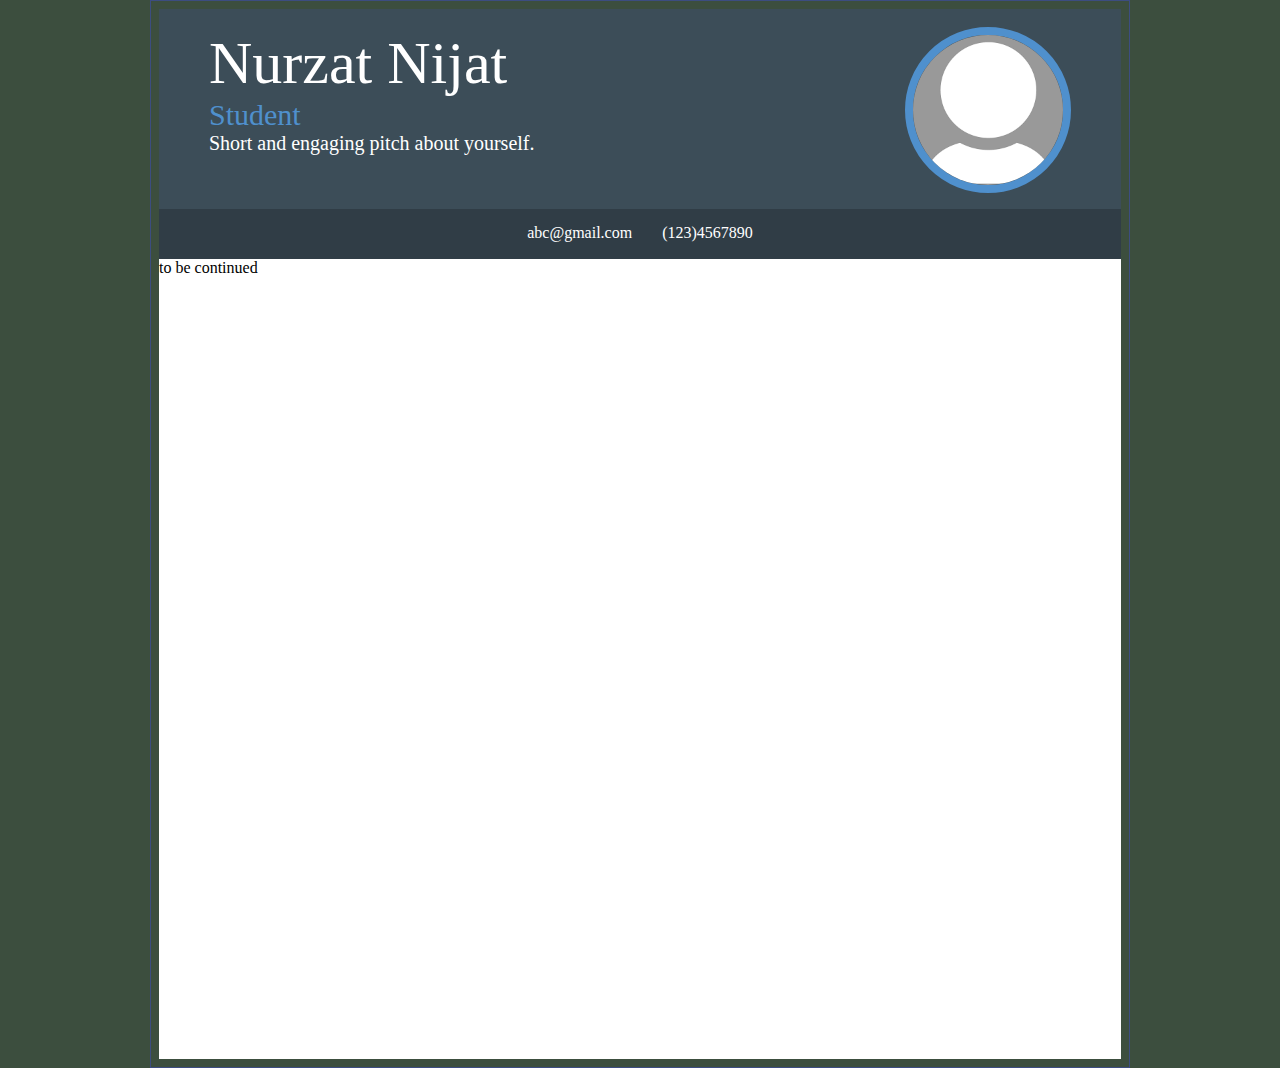
<file: src/resume.html>
<!DOCTYPE html>
<html lang="en">
  <head>
    <meta charset="UTF-8" />
    <meta name="viewport" content="width=device-width, initial-scale=1.0" />
    <meta http-equiv="X-UA-Compatible" content="ie=edge" />
    <link rel="stylesheet" href="./resume-style.css" />
    <title>My Resume (Nurzat Nijat)</title>
  </head>
  <body>
    <header>
      <div class="header_main">
        <div id="name" class="side_width">Nurzat Nijat</div>
        <div id="title" class="side_width">Student</div>
        <div id="summary" class="side_width">
          Short and engaging pitch about yourself.
        </div>
        <img
          id="photo"
          src="[data-uri]"
          alt="Happy Face"
          class="side_width"
        />
      </div>
      <div id="contact">
        <div class=contact_container>
          <div id="contact_email" class="contact_text inline">abc@gmail.com</div>
          <div id="contact_phone" class="contact_text inline">(123)4567890</div>
        </div>
      </div>
    </header>
    <main>
        <div>to be continued</div>
    </main>
  </body>
</html>
</file>
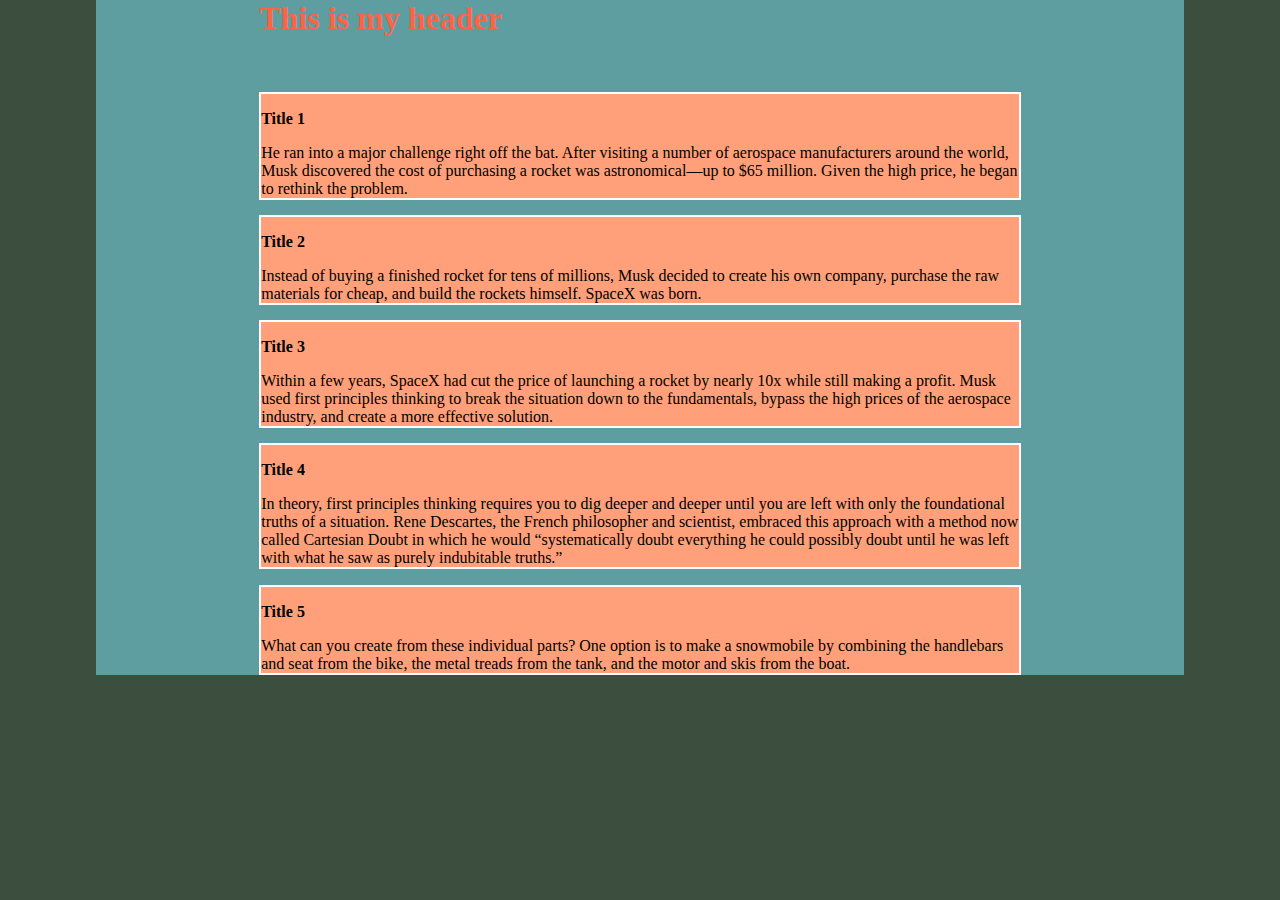
<file: src/blog/blog.html>
<!DOCTYPE html>
<html lang="en">
  <head>
    <meta charset="UTF-8" />
    <meta name="viewport" content="width=device-width, initial-scale=1.0" />
    <meta http-equiv="X-UA-Compatible" content="ie=edge" />
    <link rel="stylesheet" href="./blog_style.css" />
    <title>CSS blog</title>
  </head>
  <body>
    <header><h1>This is my header</h1></header>

    <main>
      <article>
        <h3>Title 1</h3>
        He ran into a major challenge right off the bat. After visiting a number
        of aerospace manufacturers around the world, Musk discovered the cost of
        purchasing a rocket was astronomical—up to $65 million. Given the high
        price, he began to rethink the problem.
      </article>
      <article>
        <h3>Title 2</h3>
        Instead of buying a finished rocket for tens of millions, Musk decided
        to create his own company, purchase the raw materials for cheap, and
        build the rockets himself. SpaceX was born.
      </article>
      <article>
        <h3>Title 3</h3>
        Within a few years, SpaceX had cut the price of launching a rocket by
        nearly 10x while still making a profit. Musk used first principles
        thinking to break the situation down to the fundamentals, bypass the
        high prices of the aerospace industry, and create a more effective
        solution.
      </article>
      <article>
        <h3>Title 4</h3>
        In theory, first principles thinking requires you to dig deeper and
        deeper until you are left with only the foundational truths of a
        situation. Rene Descartes, the French philosopher and scientist,
        embraced this approach with a method now called Cartesian Doubt in which
        he would “systematically doubt everything he could possibly doubt until
        he was left with what he saw as purely indubitable truths.”
      </article>
      <article>
        <h3>Title 5</h3>
        What can you create from these individual parts? One option is to make a
        snowmobile by combining the handlebars and seat from the bike, the metal
        treads from the tank, and the motor and skis from the boat.
      </article>
    </main>
  </body>
</html>
</file>
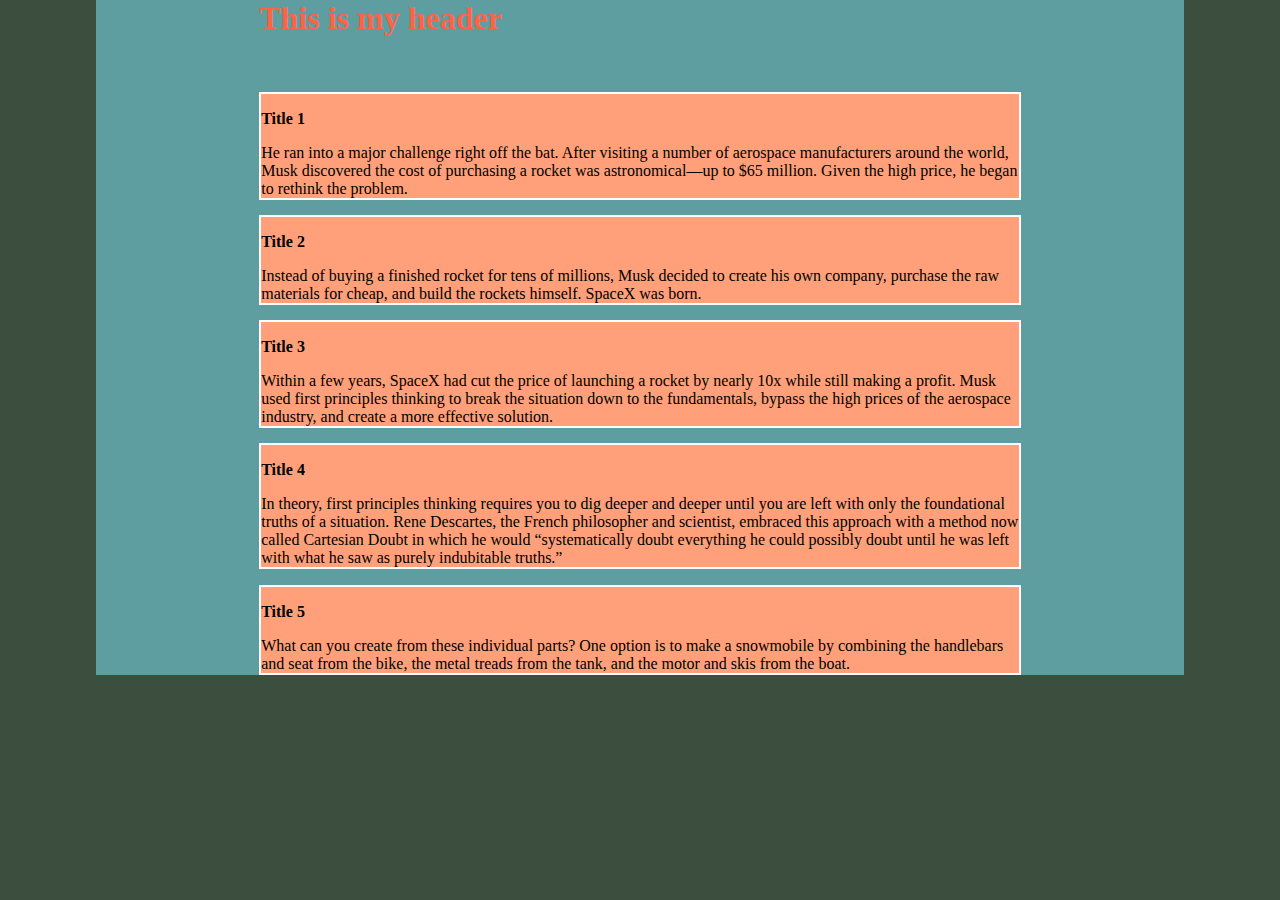
<file: MYPORTFOLIO/src/blog/blog.html>
<!DOCTYPE html>
<html lang="en">
  <head>
    <meta charset="UTF-8" />
    <meta name="viewport" content="width=device-width, initial-scale=1.0" />
    <meta http-equiv="X-UA-Compatible" content="ie=edge" />
    <link rel="stylesheet" href="./style.css" />
    <title>CSS blog</title>
  </head>
  <body>
    <header><h1>This is my header</h1></header>

    <main>
      <article>
        <h3>Title 1</h3>
        He ran into a major challenge right off the bat. After visiting a number
        of aerospace manufacturers around the world, Musk discovered the cost of
        purchasing a rocket was astronomical—up to $65 million. Given the high
        price, he began to rethink the problem.
      </article>
      <article>
        <h3>Title 2</h3>
        Instead of buying a finished rocket for tens of millions, Musk decided
        to create his own company, purchase the raw materials for cheap, and
        build the rockets himself. SpaceX was born.
      </article>
      <article>
        <h3>Title 3</h3>
        Within a few years, SpaceX had cut the price of launching a rocket by
        nearly 10x while still making a profit. Musk used first principles
        thinking to break the situation down to the fundamentals, bypass the
        high prices of the aerospace industry, and create a more effective
        solution.
      </article>
      <article>
        <h3>Title 4</h3>
        In theory, first principles thinking requires you to dig deeper and
        deeper until you are left with only the foundational truths of a
        situation. Rene Descartes, the French philosopher and scientist,
        embraced this approach with a method now called Cartesian Doubt in which
        he would “systematically doubt everything he could possibly doubt until
        he was left with what he saw as purely indubitable truths.”
      </article>
      <article>
        <h3>Title 5</h3>
        What can you create from these individual parts? One option is to make a
        snowmobile by combining the handlebars and seat from the bike, the metal
        treads from the tank, and the motor and skis from the boat.
      </article>
    </main>
  </body>
</html>
</file>
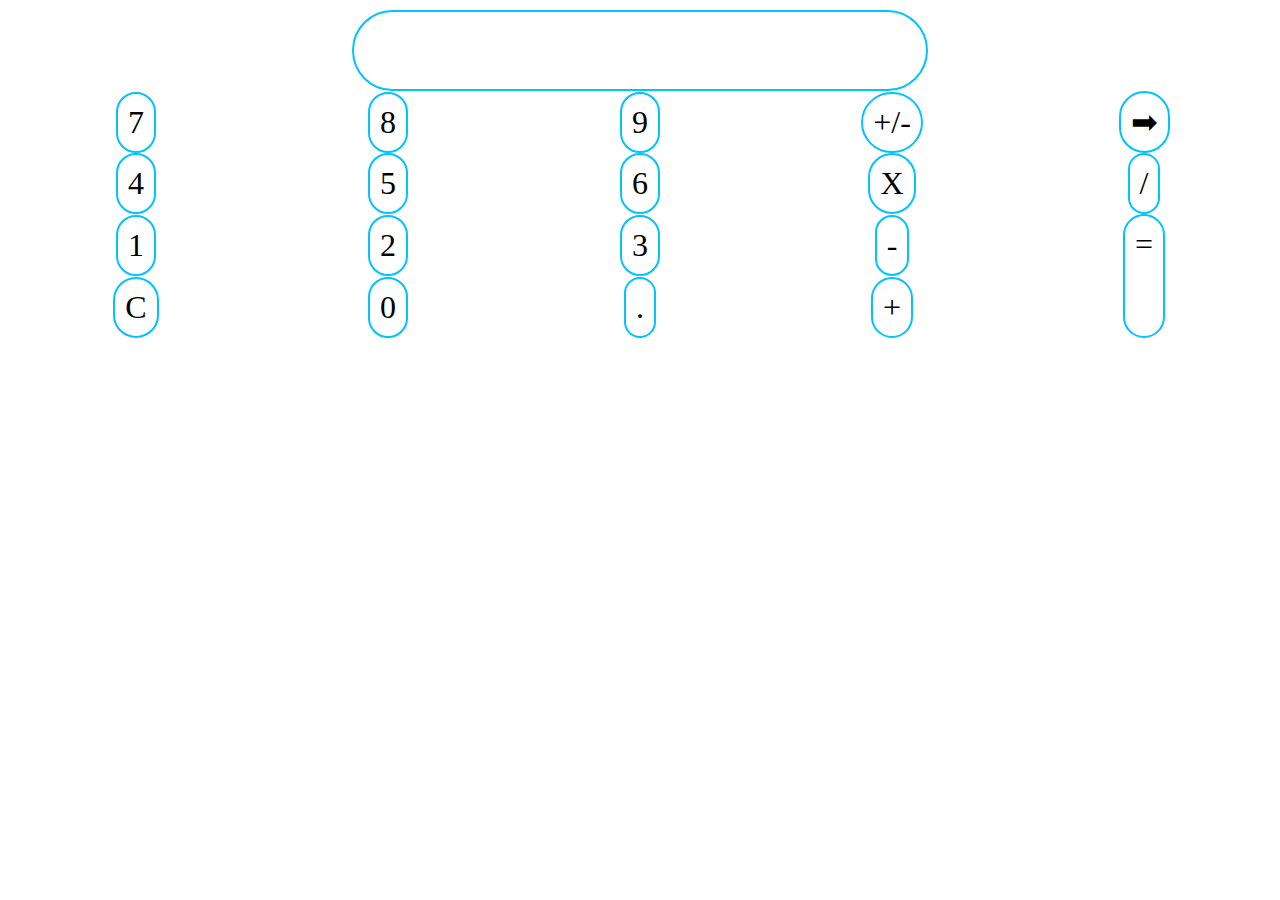
<file: MYPORTFOLIO/src/calculator/cal.html>
<!DOCTYPE html>
<html lang="en">
  <head>
    <meta charset="UTF-8" />
    <meta name="viewport" content="width=device-width, initial-scale=1.0" />
    <meta http-equiv="X-UA-Compatible" content="ie=edge" />
    <link rel="stylesheet" href="./cal-style.css" />
    <title>Welcome To Nunu calculator</title>
  </head>
  <body>
      <div class="calculator">
        <div class="calculator-container">

          <input class="display cal-box" type="text" id="results">

          <!-- Digits -->
          <div class="decimal cal-box" onclick="addNumber('.')">.</div>
          <div class="nine cal-box" onclick="addNumber('9')">9</div>
          <div class="eight cal-box" onclick="addNumber('8')">8</div>
          <div class="seven cal-box" onclick="addNumber('7')">7</div>
          <div class="six cal-box" onclick="addNumber('6')">6</div>
          <div class="five cal-box" onclick="addNumber('5')">5</div>
          <div class="four cal-box" onclick="addNumber('4')">4</div>
          <div class="three cal-box" onclick="addNumber('3')">3</div>
          <div class="two cal-box" onclick="addNumber('2')">2</div>
          <div class="one cal-box" onclick="addNumber('1')">1</div>
          <div class="zero cal-box" onclick="addNumber('0')">0</div>
          
          <!-- four functions, change sign & equal -->
          <div class="equals cal-box" onclick="addNumber('=')">=</div>
          <div class="divide cal-box" onclick="addNumber('1')">/</div>
          <div class="multiply cal-box" onclick="addNumber('1')">X</div>
          <div class="add cal-box" onclick="addition()">+</div>
          <div class="subtract cal-box" onclick="subtract()">-</div>
          <div class="change cal-box" onclick="addNumber('1')">+/-</div>
          
          <!-- delete & cancel-->
          <div class="clear cal-box" onclick="clearResults()">C</div>
          <div class="delete cal-box" onclick="deleteLast()">➡</div>
        </div>
      </div>
    </div>
    <script src="./calFun.js"></script>
  </body>
</html>
</file>
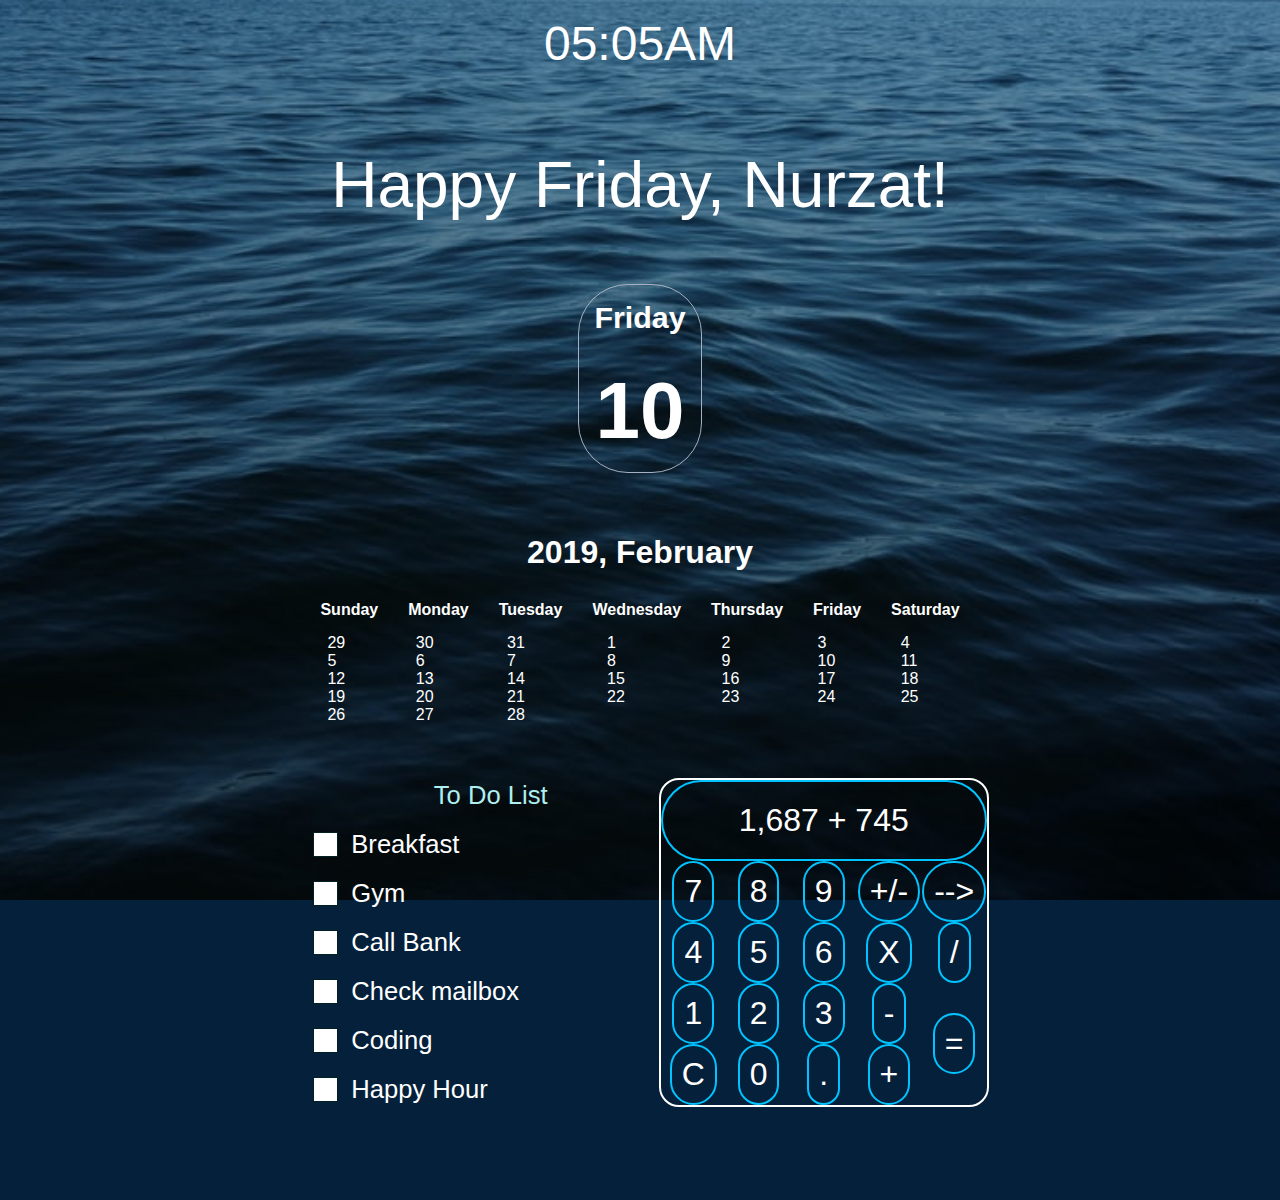
<file: MYPORTFOLIO/src/dashboard/dashboard.html>
<!DOCTYPE html>
<html lang="en">
  <head>
    <meta charset="UTF-8" />
    <meta name="viewport" content="width=device-width, initial-scale=1.0" />
    <meta http-equiv="X-UA-Compatible" content="ie=edge" />
    <link rel="stylesheet" href="./style.css" />
    <title>Welcome To My Widget Dashboard</title>
  </head>
  <body>
    <div class="container">
      <div class="clock">
        <div class="clock-container">
          <div class="first">0</div>
          <div class="second">5</div>
          <div class="colon">:</div>
          <div class="third">0</div>
          <div class="fourth">5</div>
          <div class="aorp">A</div>
          <div class="m">M</div>
        </div>
      </div>
      <div class="greeting">
        <div class="greeting-container">
          <div class="text">Happy Friday, Nurzat!</div>
        </div>
      </div>
      <div class="calendar">
        <div class="calendar-container">
          <div class="yearmonth">2019, February</div>
          <div class="mon weekday">Monday</div>
          <div class="tue weekday">Tuesday</div>
          <div class="wed weekday">Wednesday</div>
          <div class="thu weekday">Thursday</div>
          <div class="fri weekday">Friday</div>
          <div class="sat weekday">Saturday</div>
          <div class="sun weekday">Sunday</div>
          <div class="box-one num">1</div>
          <div class="box-two num">2</div>
          <div class="box-three num">3</div>
          <div class="box-four num">4</div>
          <div class="box-five num">5</div>
          <div class="box-six num">6</div>
          <div class="box-seven num">7</div>
          <div class="box-eight num">8</div>
          <div class="box-nine num">9</div>
          <div class="box-ten num">10</div>
          <div class="box-eleven num">11</div>
          <div class="box-twelve num">12</div>
          <div class="box-thirteen num">13</div>
          <div class="box-fourteen num">14</div>
          <div class="box-fifteen num">15</div>
          <div class="box-sixteen num">16</div>
          <div class="box-seventeen num">17</div>
          <div class="box-eighteen num">18</div>
          <div class="box-nineteen num">19</div>
          <div class="box-twenty num">20</div>
          <div class="box-twentyone num">21</div>
          <div class="box-twentytwo num">22</div>
          <div class="box-twentythree num">23</div>
          <div class="box-twentyfour num">24</div>
          <div class="box-twentyfive num">25</div>
          <div class="box-twentysix num">26</div>
          <div class="box-twentyseven num">27</div>
          <div class="box-twentyeight num">28</div>
          <div class="box-twentynine num">29</div>
          <div class="box-thirdy num">30</div>
          <div class="box-thirdyone num">31</div>
        </div>
      </div>
      <div class="date">
        <div class="date-container border">
          <div class="week">Friday</div>
          <div class="digit">10</div>
        </div>
      </div>
      <div class="todo">
        <div class="todo-container">
          <div class="todo-list">To Do List</div>
          <input type="checkbox" class="first-checkbox" />
          <div class="first-todos todo-item">Breakfast</div>
          <input type="checkbox" class="second-checkbox" />
          <div class="second-todos todo-item">Gym</div>
          <input type="checkbox" class="third-checkbox" />
          <div class="third-todos todo-item">Call Bank</div>
          <input type="checkbox" class="fourth-checkbox" />
          <div class="fourth-todos todo-item">Check mailbox</div>
          <input type="checkbox" class="fifth-checkbox" />
          <div class="fifth-todos todo-item">Coding</div>
          <input type="checkbox" class="sixth-checkbox" />
          <div class="sixth-todos todo-item">Happy Hour</div>
        </div>
      </div>
      <div class="calculator">
        <div class="calculator-container">
          <div class="display cal-box">1,687 + 745</div>
          <div class="decimal cal-box">.</div>
          <div class="equals cal-box">=</div>
          <div class="clear cal-box">C</div>
          <div class="divide cal-box">/</div>
          <div class="multiply cal-box">X</div>
          <div class="add cal-box">+</div>
          <div class="subtract cal-box">-</div>
          <div class="change cal-box">+/-</div>
          <div class="delete cal-box">--></div>
          <div class="nine cal-box">9</div>
          <div class="eight cal-box">8</div>
          <div class="seven cal-box">7</div>
          <div class="six cal-box">6</div>
          <div class="five cal-box">5</div>
          <div class="four cal-box">4</div>
          <div class="three cal-box">3</div>
          <div class="two cal-box">2</div>
          <div class="one cal-box">1</div>
          <div class="zero cal-box">0</div>
        </div>
      </div>
    </div>
  </body>
</html>
</file>
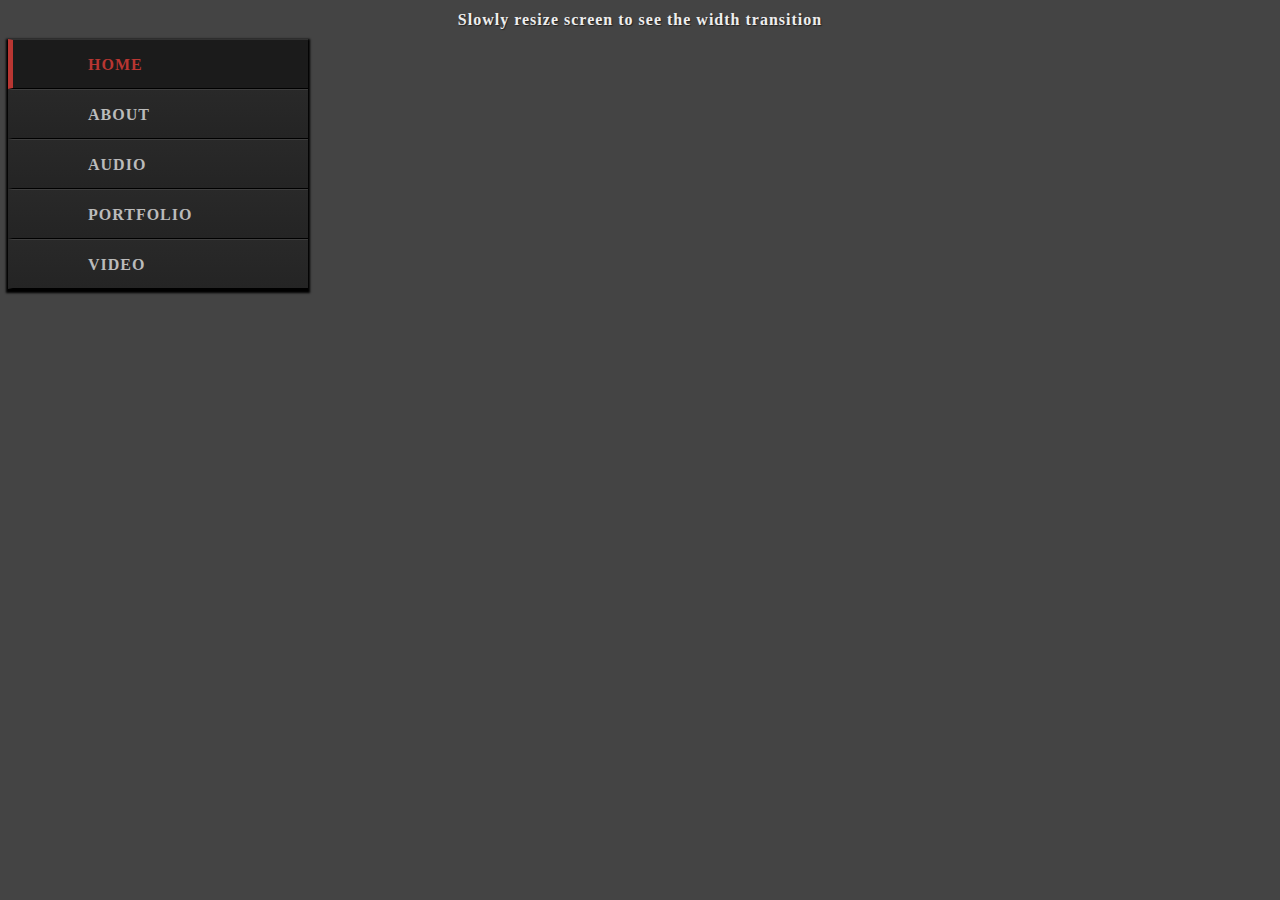
<file: MYPORTFOLIO/src/mobile/mobile.html>
<!DOCTYPE html>
<html lang="en">
<head>
  <meta charset="UTF-8">
  <meta name="viewport" content="width=device-width, initial-scale=1.0">
  <meta http-equiv="X-UA-Compatible" content="ie=edge">
  <link rel="stylesheet" href="./style.css">
  <title>Play with Media Quary </title>
</head>
  <body>
    <header>
           
    </header>
    <main>
        <h1>Slowly resize screen to see the width transition</h1>
        <div class="nav-container">
          <ul class="nav">
            <li class="active">
              <a href="#">
                <span class="icon-home"></span>
                <span class="text">home</span>
              </a>
            </li>
            <li>
              <a href="#">
                <span class="icon-user"></span>
                <span class="text">about</span>
              </a>
              </li>
            <li>
              <a href="#">
                <span class="icon-headphones"></span>
                <span class="text">Audio</span>
              </a>
              </li>
            <li>
              <a href="#">
                <span class="icon-picture"></span>
                <span class="text">Portfolio</span>    
              </a>
            </li>
            <li>
              <a href="#">
                <span class="icon-facetime-video"></span><span class="text">video</span>
              </a>
            </li>
          </ul>
        </div>
    </main>
  </body>
</html>
</file>
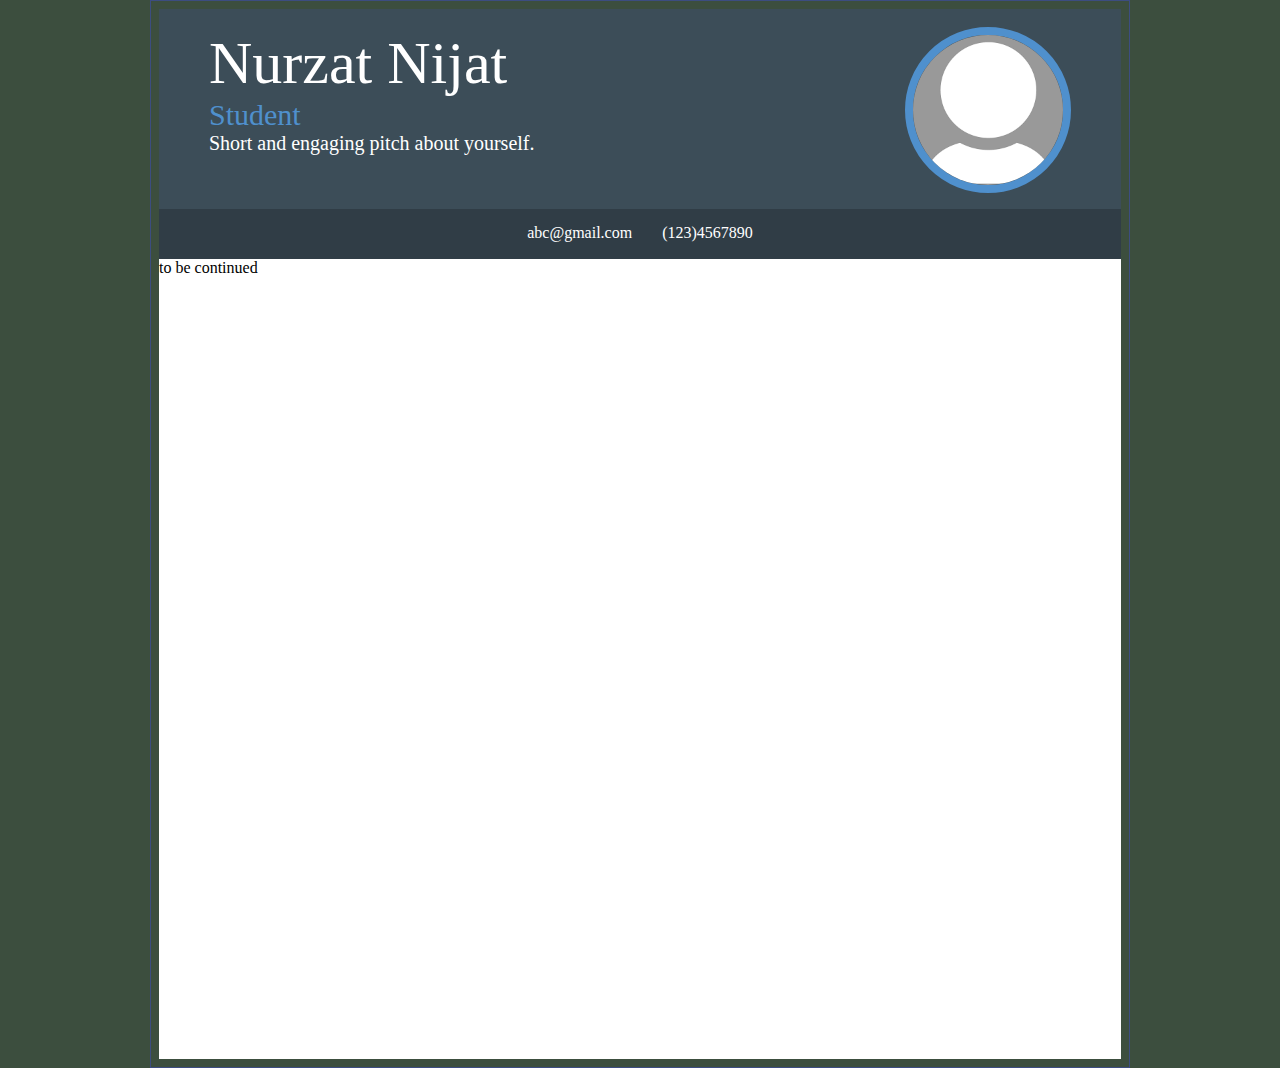
<file: MYPORTFOLIO/src/resume/resume.html>
<!DOCTYPE html>
<html lang="en">
  <head>
    <meta charset="UTF-8" />
    <meta name="viewport" content="width=device-width, initial-scale=1.0" />
    <meta http-equiv="X-UA-Compatible" content="ie=edge" />
    <link rel="stylesheet" href="./style.css" />
    <title>My Resume (Nurzat Nijat)</title>
  </head>
  <body>
    <header>
      <div class="header_main">
        <div id="name" class="side_width">Nurzat Nijat</div>
        <div id="title" class="side_width">Student</div>
        <div id="summary" class="side_width">
          Short and engaging pitch about yourself.
        </div>
        <img
          id="photo"
          src="[data-uri]"
          alt="Happy Face"
          class="side_width"
        />
      </div>
      <div id="contact">
        <div class=contact_container>
          <div id="contact_email" class="contact_text inline">abc@gmail.com</div>
          <div id="contact_phone" class="contact_text inline">(123)4567890</div>
        </div>
      </div>
    </header>
    <main>
        <div>to be continued</div>
    </main>
  </body>
</html>
</file>
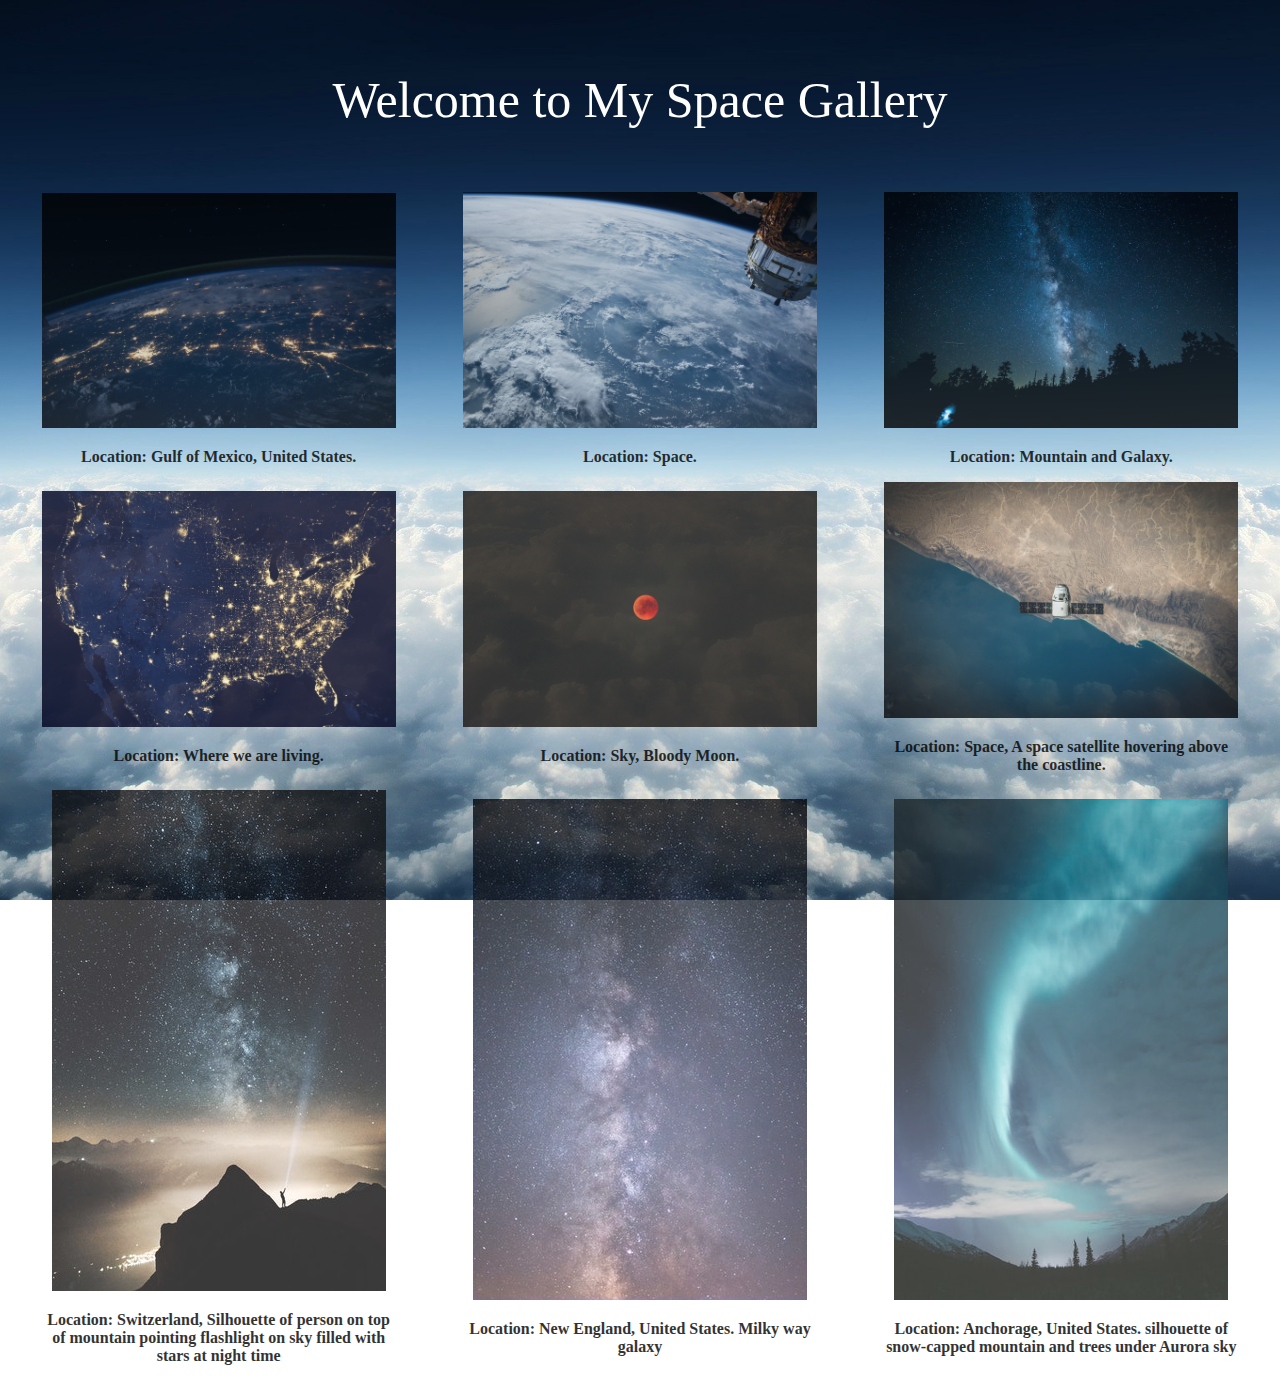
<file: MYPORTFOLIO/src/spase/space.html>
<!DOCTYPE html>
<html lang="en">
  <head>
    <meta charset="UTF-8" />
    <meta name="viewport" content="width=device-width, initial-scale=1.0" />
    <meta http-equiv="X-UA-Compatible" content="ie=edge" />
    <link rel="stylesheet" href="style.css" />
    <title>Pictures with Flexbox</title>
  </head>
  <body>
    <header>Welcome to My Space Gallery</header>
    <div class="container">
      <div class="image box">
        <img src="./images/photo1.jpg" alt="space shot" />
        <p>
          Location: Gulf of Mexico, United States.
        </p>
      </div>
      <div class="image box">
        <img
          src="./images/photo2.jpg" alt="space shot"
        />
        <p>
          Location: Space.
        </p>
      </div>
      <div class="image box">
        <img
          src="./images/photo3.jpg"
          alt="space shot"
        />
        <p>
          Location: Mountain and Galaxy.
        </p>
      </div>
      <div class="image box">
        <img
          src="./images/photo4.jpg"
          alt="space shot"
        />
        <p>
          Location: Where we are living.
        </p>
      </div>
      <div class="image box">
        <img
          src="./images/photo5.jpg"
          alt="space shot"
        />
        <p>
          Location: Sky, Bloody Moon.
        </p>
      </div>
      <div class="image box">
        <img
          src="./images/photo6.jpg"
          alt="space shot"
        />
        <p>
          Location: Space, A space satellite hovering above the coastline.
        </p>
      </div>
      <div class="image box">
        <img
          src="./images/photo7.jpg"
          alt="space shot"
        />
        <p>
          Location: Switzerland, Silhouette of person on top of mountain
          pointing flashlight on sky filled with stars at night time
        </p>
      </div>
      <div class="image box">
        <img
          src="./images/photo8.jpg"
          alt="space shot"
        />
        <p>Location: New England, United States. Milky way galaxy</p>
      </div>
      <div class="image box">
        <img
          src="./images/photo9.jpg"
          alt="space shot"
        />
        <p>
          Location: Anchorage, United States. silhouette of snow-capped mountain
          and trees under Aurora sky
        </p>
      </div>
    </div>
  </body>
</html>
</file>
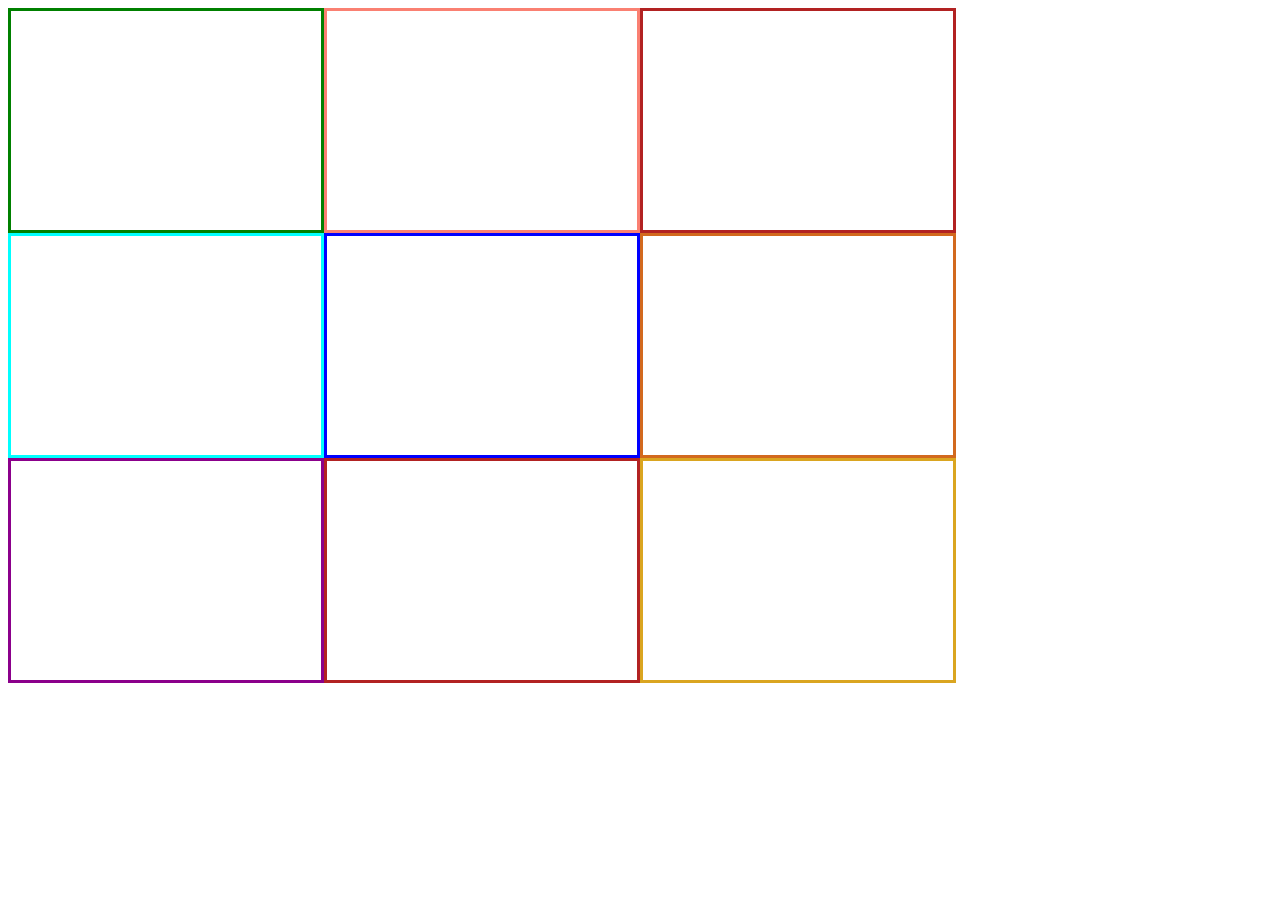
<file: MYPORTFOLIO/src/tic-tac-toe/ticTacToe.html>
<!DOCTYPE html>
<html lang="en">
  <head>
    <meta charset="UTF-8" />
    <meta name="viewport" content="width=device-width, initial-scale=1.0" />
    <meta http-equiv="X-UA-Compatible" content="ie=edge" />
    <link rel="stylesheet" href="./ticTacToe-style.css" />
    <title>Tic Tac Toe</title>
  </head>
  <body>
    <div class="box-container">
      <div id="topLeft" class="rowOne" onclick="place('topLeft')"></div>
      <div id="topCenter" class="rowOne" onclick="place('topCenter')"></div>
      <div id="topRight" class="rowOne" onclick="place('topRight')"></div>

      <div id="midLeft" class="rowTwo" onclick="place('midLeft')"></div>
      <div id="midCenter" class="rowTwo" onclick="place('midCenter')"></div>
      <div id="midRight" class="rowTwo" onclick="place('midRight')"></div>

      <div id="buttomLeft" class="rowThree" onclick="place('buttomLeft')"></div>
      <div id="buttomCenter" class="rowThree" onclick="place('buttomCenter')"></div>
      <div id="buttomRight" class="rowThree" onclick="place('buttomRight')"></div>
    </div>
  </body>
  <script src="./ticTacToe.js"></script>
</html>
</file>
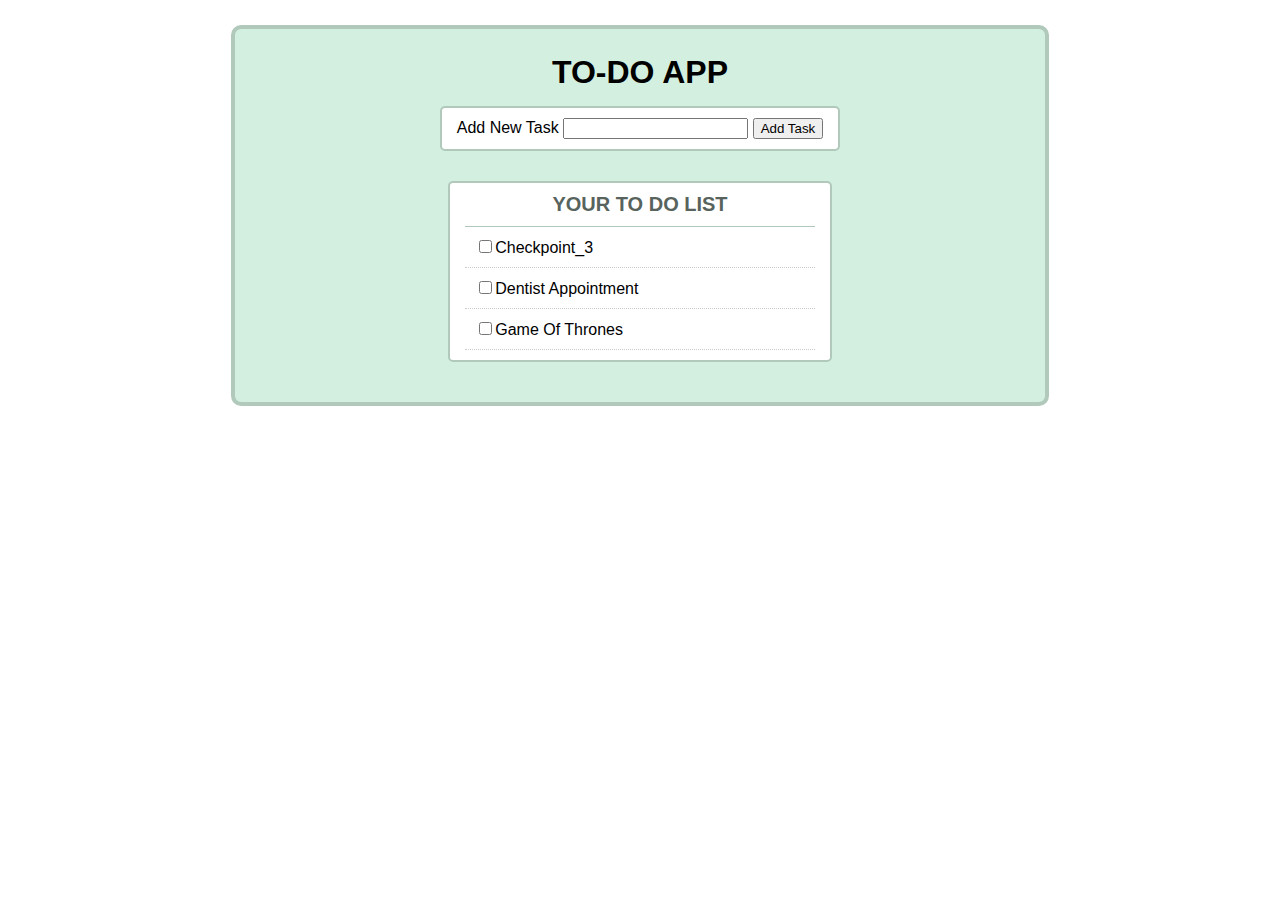
<file: MYPORTFOLIO/src/todolist/todolist.html>
<!DOCTYPE html>
<html lang="en">
  <head>
    <meta charset="UTF-8" />
    <meta name="viewport" content="width=device-width, initial-scale=1.0" />
    <meta http-equiv="X-UA-Compatible" content="ie=edge" />
    <link rel="stylesheet" href="./todolist_style.css" />
    <title>Todolist</title>
  </head>
  <body>
    <section class="container">
        <h1>To-Do App</h1>
        <div class="new-task-container box">
        <label for="new-task">Add New Task</label>
        <input type="text" id="new-task">
          <button id="addTask">Add Task</button>
        </div>
        <div class="todo-list box">
          <h2>YOUR TO DO LIST</h2>
          <ul>
            <li><input type="checkbox"><label>Checkpoint_3</lable></li>
            <li><input type="checkbox"><label>Dentist Appointment</lable></li>
            <li><input type="checkbox"><label>Game Of Thrones</lable></li>
          </ul>
        </div>
      </section>
      <script src="./todolist.js"></script>
  </body>
</html>
</file>
<file: src/resume-style.css>
html {
  margin-left: 150px;
  margin-right: 150px;
  background-color: #3c4e3e;
  border: 1px solid #3c4d80;
  font-family: Georgia, "Times New Roman", Times, serif;
}
.header_main {
  background-color: #3c4d58;
  height: 200px;
}

#name {
  color: #ffffff;
  font-size: 60px;
  padding-top: 20px;
}
#title {
  font-size: 30px;
  color: #4f90cd;
}
#summary {
  color: #ffffff;
  font-size: 20px;
}
img#photo {
  width: 150px !important;
  height: 150px !important;
  max-width: 165px !important;
  max-height: 165px !important;
  border-radius: 50%;
  border: 8px solid #4f90cd;
  float: right;
  margin-top: -128px;
}

#contact {
  background-color: #303d46;
  height: 50px;
}
.contact_container {
  display: flex;
  justify-content: center;
  align-items: center;
}

#contact_email {
  color: #ffffff;
}
#contact_phone {
  color: #ffffff;
}
.side_width {
  margin-left: 50px;
  margin-right: 50px;
}
.inline {
  display: inline-block;
  margin-top: 15px;
}
.contact_text {
  margin: 15px;
}
main{
  background-color: #ffffff;
  height: 800px;
}
</file>
<file: src/blog/blog_style.css>
html {
  margin-left: 150px;
  margin-right: 150px;
  background-color: #3c4e3e;
  border: 1px solid #3c4d80;
  font-family: Georgia, "Times New Roman", Times, serif;
}

h1 {
  color: tomato;
  width: 70%;
  margin: 5% auto;
}
main {
  color: black;
  width: 70%;
  margin: 5% auto;
}

body {
  background: cadetblue;
  color: #3c4d80;
  margin: -55px;
}
article {
  margin: 2% auto;
  border: 2px solid white;
  background-color: lightsalmon;
}
article > h3 {
  font-size: 1em;
}

article:hover {
  background: grey;
}
</file>
<file: MYPORTFOLIO/src/blog/style.css>
html {
  margin-left: 150px;
  margin-right: 150px;
  background-color: #3c4e3e;
  border: 1px solid #3c4d80;
  font-family: Georgia, "Times New Roman", Times, serif;
}

h1 {
  color: tomato;
  width: 70%;
  margin: 5% auto;
}
main {
  color: black;
  width: 70%;
  margin: 5% auto;
}

body {
  background: cadetblue;
  color: #3c4d80;
  margin: -55px;
}
article {
  margin: 2% auto;
  border: 2px solid white;
  background-color: lightsalmon;
}
article > h3 {
  font-size: 1em;
}

article:hover {
  background: grey;
}
</file>
<file: MYPORTFOLIO/src/calculator/cal-style.css>
.calculator-container {
  height: 100%;
  display: grid;
  grid-template-columns: 20% 20% 20% 20% 20%;
  grid-template-rows: auto auto auto auto auto;
  grid-template-areas:
    "display display display display display"
    "seven eight nine change delete"
    "four five six multiply divide"
    "one two three subtract equals"
    "clear zero decimal add equals";
  max-width: 100%;
  margin-left: auto;
  margin-right: auto;
  border-radius: 20px;
  border: 2px solid rgb(255, 255, 255);
}

.calculator-container > div {
  font-size: 200%;
  font-weight: lighter;
  color: #000;
}
.cal-box {
  border-radius: 100px;
  border: 2px solid rgb(0, 195, 255);
  align-self: center;
  justify-self: center;
  color: white;
  padding: 10px 10px;
  cursor: pointer;
}

.display {
  grid-area: display;
  margin: auto;
  padding: 20px 76px;
  font-size: 200%;
  font-weight: lighter;
  color: #000;
}
.seven {
  grid-area: seven;
}

.eight {
  grid-area: eight;
}

.nine {
  grid-area: nine;
}
.change {
  grid-area: change;
}
.delete {
  grid-area: delete;
}
.four {
  grid-area: four;
}

.five {
  grid-area: five;
}

.six {
  grid-area: six;
}
.multiply {
  grid-area: multiply;
}
.divide {
  grid-area: divide;
}
.one {
  grid-area: one;
}

.two {
  grid-area: two;
}

.three {
  grid-area: three;
}
.subtract {
  grid-area: subtract;
}
.clear {
  grid-area: clear;
}
.zero {
  grid-area: zero;
}
.decimal {
  grid-area: decimal;
}
.add {
  grid-area: add;
}
.equals {
  grid-area: equals;
  height: 100px;
}
</file>
<file: MYPORTFOLIO/src/dashboard/style.css>
body {
  background-image: url("./images/background1.jpg");
  height: 1200px;
  background-attachment: fixed;
  background-position: center;
  background-repeat: no-repeat;
  background-size: cover;
  margin: auto;
}

html {
  background-color: rgb(4, 32, 58);
  font-family: Arial, Helvetica, sans-serif;
  margin: auto;
}
.container {
  height: auto;
  /* background-color: rgba(107, 142, 165, 0.514); */
  display: grid;
  grid-template-columns: auto auto auto auto;
  grid-template-rows: auto auto auto auto auto;
  grid-template-areas:
    "clock clock clock clock"
    "greeting greeting greeting greeting"
    ". date date ."
    "calendar calendar calendar calendar"
    ". todo calculator . ";
  max-width: auto;
  width: auto;
  margin: auto;
  row-gap: 5%;
}

/*
All about clock property
*/
.clock {
  grid-area: clock;
  color: white;
  font-size: 300%;
  padding: 16px;
  align-self: center;
  justify-self: center;
  margin: auto;
}
.clock-container {
  display: flex;
  justify-content: center;
  align-items: center;
}

/*
All about greeting property
*/
.greeting {
  grid-area: greeting;
  color: white;
  padding: 15px;
  align-self: center;
  justify-self: center;
  font-size: 400%;
}

/*
All about calendar property
*/
.calendar {
  grid-area: calendar;
  color: white;
  align-self: center;
  justify-self: center;
  margin: auto;
}
.calendar-container {
  height: auto;
  display: grid;
  grid-template-rows: auto auto auto auto auto auto auto;
  grid-template-columns: auto auto auto auto auto auto auto;
  grid-template-areas:
    "yearmonth yearmonth yearmonth yearmonth yearmonth yearmonth yearmonth"
    "sunday monday tuesday wednesday thursday friday saturday"
    "twentynine thirdy thirdyone one two three four "
    "five six seven eight nine ten eleven"
    "twelve thirteen fourteen fifteen sixteen seventeen eighteen"
    "nineteen twenty twentyone twentytwo twentythree twentyfour twentyfive"
    "twentysix twentyseven  twentyeight . . . .";

  max-width: auto;
}

.sun {
  grid-area: sunday;
}
.mon {
  grid-area: monday;
}
.tue {
  grid-area: tuesday;
}
.wed {
  grid-area: wednesday;
}
.thu {
  grid-area: thursday;
}
.fri {
  grid-area: friday;
}
.sat {
  grid-area: saturday;
}
.box-one {
  grid-area: one;
  justify-self: start;
}

.box-two {
  grid-area: two;
}

.box-three {
  grid-area: three;
}

.box-four {
  grid-area: four;
}

.box-five {
  grid-area: five;
}

.box-six {
  grid-area: six;
}

.box-seven {
  grid-area: seven;
}

.box-eight {
  grid-area: eight;
}

.box-nine {
  grid-area: nine;
}

.box-ten {
  grid-area: ten;
}

.box-eleven {
  grid-area: eleven;
}

.box-twelve {
  grid-area: twelve;
}

.box-thirteen {
  grid-area: thirteen;
}

.box-fourteen {
  grid-area: fourteen;
}

.box-fifteen {
  grid-area: fifteen;
}

.box-sixteen {
  grid-area: sixteen;
}

.box-seventeen {
  grid-area: seventeen;
}

.box-eighteen {
  grid-area: eighteen;
}

.box-nineteen {
  grid-area: nineteen;
}

.box-twenty {
  grid-area: twenty;
}

.box-twentyone {
  grid-area: twentyone;
}

.box-twentytwo {
  grid-area: twentytwo;
}

.box-twentythree {
  grid-area: twentythree;
}

.box-twentyfour {
  grid-area: twentyfour;
}

.box-twentyfive {
  grid-area: twentyfive;
}

.box-twentysix {
  grid-area: twentysix;
}

.box-twentyseven {
  grid-area: twentyseven;
}

.box-twentyeight {
  grid-area: twentyeight;
}
.box-twentynine {
  grid-area: twentynine;
}
.box-thirdy {
  grid-area: thirdy;
}
.box-thirdyone {
  grid-area: thirdyone;
}

.yearmonth {
  grid-area: yearmonth;
  padding: 15px;
  align-self: center;
  justify-self: center;
  margin: auto;
  font-size: 200%;
  font-weight: bold;
}
.weekday {
  padding: 15px;
  align-self: center;
  justify-self: center;
  margin: auto;
  font-size: 100%;
  font-weight: bold;
}
.num {
  padding-left: 25%;
}

/*
All about Date property
*/
.date {
  grid-area: date;
  color: white;
}
.date-container {
  height: auto;
  display: grid;
  grid-template-rows: auto auto;
  grid-template-areas:
    "week "
    "digit";
  max-width: auto;
  align-self: center;
  justify-self: center;
  margin: auto;
  max-width: 200px;
}

.border {
  border-radius: 50px;
  border: 1px solid rgb(166, 176, 192);
}

.week {
  grid-area: week;
  padding: 15px;
  align-self: center;
  justify-self: center;
  margin: auto;
  font-size: 190%;
  font-weight: bold;
}
.digit {
  grid-area: digit;
  padding: 15px;
  align-self: center;
  justify-self: center;
  margin: auto;
  font-size: 500%;
  font-weight: bold;
}

/*
All about todo property
*/
.todo {
  grid-area: todo;
}

.todo-container {
  height: auto;
  display: grid;
  grid-template-columns: auto 120%;
  grid-template-rows: auto auto auto auto auto auto auto;
  grid-template-areas:
    "title title"
    "firstcheckbox firsttodos"
    "secondcheckbox secondtodos"
    "thirdcheckbox thirdtodos"
    "fourthcheckbox fourthtodos"
    "fifthcheckbox fifthtodos"
    "sixthcheckbox sixthtodos";
  max-width: auto;
  margin-left: auto;
  margin-right: auto;
  padding-left: 25%;
}

input[type="checkbox"] {
  -webkit-appearance: none;
  width: 25px;
  height: 25px;
  background: rgb(255, 255, 255);
  border: 1px solid rgb(0, 32, 34);
  align-self: center;
  justify-self: center;
}

input[type="checkbox"]:checked {
  background-color: rgb(95, 195, 241);
}

.todo-container > div {
  padding: 10px;
  font-weight: 10px;
  font-size: 160%;
}
.todo-list {
  grid-area: title;
  align-self: center;
  justify-self: center;
  color: paleturquoise;
}
.todo-item {
  color: white;
}
.first-checkbox {
  grid-area: firstcheckbox;
}

.first-todos {
  grid-area: firsttodos;
}

.second-checkbox {
  grid-area: secondcheckbox;
}

.second-todos {
  grid-area: secondtodos;
}

.third-checkbox {
  grid-area: thirdcheckbox;
}

.third-todos {
  grid-area: thirdtodos;
}

.fourth-checkbox {
  grid-area: fourthcheckbox;
}

.fourth-todos {
  grid-area: fourthtodos;
}

.fifth-checkbox {
  grid-area: fifthcheckbox;
}

.fifth-todos {
  grid-area: fifthtodos;
}

.sixth-checkbox {
  grid-area: sixthcheckbox;
}

.sixth-todos {
  grid-area: sixthtodos;
}

/*
All about calculator property
*/
.calculator {
  grid-area: calculator;
  align-self: center;
  justify-self: center;
}
.calculator-container {
  height: 100%;
  display: grid;
  grid-template-columns: 20% 20% 20% 20% 20%;
  grid-template-rows: auto auto auto auto auto;
  grid-template-areas:
    "display display display display display"
    "seven eight nine change delete"
    "four five six multiply divide"
    "one two three subtract equals"
    "clear zero decimal add equals";
  max-width: 100%;
  margin-left: auto;
  margin-right: auto;
  border-radius: 20px;
  border: 2px solid rgb(255, 255, 255);
}

.calculator-container > div {
  font-size: 200%;
  font-weight: lighter;
}
.cal-box {
  border-radius: 100px;
  border: 2px solid rgb(0, 195, 255);
  align-self: center;
  justify-self: center;
  color: white;
  padding: 10px 10px;
}

.display {
  grid-area: display;
  margin: auto;
  padding: 20px 76px;
}
.seven {
  grid-area: seven;
}

.eight {
  grid-area: eight;
}

.nine {
  grid-area: nine;
}
.change {
  grid-area: change;
}
.delete {
  grid-area: delete;
}
.four {
  grid-area: four;
}

.five {
  grid-area: five;
}

.six {
  grid-area: six;
}
.multiply {
  grid-area: multiply;
}
.divide {
  grid-area: divide;
}
.one {
  grid-area: one;
}

.two {
  grid-area: two;
}

.three {
  grid-area: three;
}
.subtract {
  grid-area: subtract;
}
.clear {
  grid-area: clear;
}
.zero {
  grid-area: zero;
}
.decimal {
  grid-area: decimal;
}
.add {
  grid-area: add;
}
.equals {
  grid-area: equals;
}

/* media quary for tablet */
@media (min-width: 701px) and (max-width: 1000px) {
  .container {
    width: auto;
    margin: auto;
    max-height: auto;
  }
  .clock {
    font-size: 200%;
  }
  .greeting {
    font-size: 300%;
  }
  .date {
    display: none;
  }
  .calendar {
  }
  .todo {
  }
  .calculator {
  }
}
/* media quary for mobile */
@media (min-width: 320px) and (max-width: 700px) {
  .container {
    display: flex;
    flex-wrap: wrap;
    flex-flow: column;
    width: auto;
    margin: auto;
    max-height: auto;
  }
  .clock {
    font-size: 100%;
  }
  .greeting {
    font-size: 100%;
  }
  .date {
    display: none;
  }
  .calendar {
    display: none;
  }
  .todo {
    font-size: 100%;
  }
  .todo-container {
    padding-left: 20%;
  }
  .todo-list {
    align-self: flex-start;
    justify-self: flex-start;
  }

  .calculator {
    font-size: 100%;
    padding: 10%;
  }
}
</file>
<file: MYPORTFOLIO/src/mobile/style.css>
*{
    box-sizing: border-box;
  }
  body{
    height:100%;
    background-color: #444;
  }
  h1{
    font-size:1em;
    text-align:center;
    color: #eee;
    letter-spacing:1px;
    text-shadow: 1px 1px 1px rgba(0,0,0,0.5);
  }
  .nav-container{
    width:300px;
    margin-top:10px;
    box-shadow: 0 2px 2px 2px black;
    transition: all 0.3s linear;
  }
  .nav{
    list-style-type:none;
    margin:0;
    padding:0;
  }
  li{
    height:50px; 
    position:relative;
    background: linear-gradient(#292929, #242424);
  }
  a {
    border-top: 1px solid rgba(255,255,255,0.1);
    border-bottom: 1px solid black;
    text-decoration:none;
    display:block;
    height:100%;
    width:100%;
    line-height:50px;
    color:#bbb;
    text-transform: uppercase;
    font-weight: bold;
    padding-left:25%;
    border-left:5px solid transparent;
    letter-spacing:1px;
    transition: all 0.3s linear;
  }
  .active a{
    color: #B93632;
    border-left:5px solid #B93632;
    background-color: #1B1B1B;
    outline:0;
  }
  li:not(.active):hover a{
    color: #eee;
    border-left: 5px solid #FCFCFC;
    background-color: #1B1B1B;
  }
  span[class ^= "icon"]{
    position:absolute;
    left:20px;
    font-size: 1.5em;
    transition: all 0.3s linear;
  }
  
  @media (max-width : 800px){
    
    
    .nav-container , a{
      width: 200px;
      
    }
     
    a:hover{
      width:200px; 
      z-index:1;
      border-top: 1px solid rgba(255,255,255,0.1);
      border-bottom: 1px solid black;
      box-shadow: 0 0 1px 1px black;
    }
    
    a:hover  .text {
      display:block;
      padding-left:30%;
    }
  }
  @media only screen and (max-width : 400px){
    .nav-container, a{ width:50px;}
    span[class ^= "icon"]{ left:8px;}
  }
</file>
<file: MYPORTFOLIO/src/resume/style.css>
html {
  margin-left: 150px;
  margin-right: 150px;
  background-color: #3c4e3e;
  border: 1px solid #3c4d80;
  font-family: Georgia, "Times New Roman", Times, serif;
}
.header_main {
  background-color: #3c4d58;
  height: 200px;
}

#name {
  color: #ffffff;
  font-size: 60px;
  padding-top: 20px;
}
#title {
  font-size: 30px;
  color: #4f90cd;
}
#summary {
  color: #ffffff;
  font-size: 20px;
}
img#photo {
  width: 150px !important;
  height: 150px !important;
  max-width: 165px !important;
  max-height: 165px !important;
  border-radius: 50%;
  border: 8px solid #4f90cd;
  float: right;
  margin-top: -128px;
}

#contact {
  background-color: #303d46;
  height: 50px;
}
.contact_container {
  display: flex;
  justify-content: center;
  align-items: center;
}

#contact_email {
  color: #ffffff;
}
#contact_phone {
  color: #ffffff;
}
.side_width {
  margin-left: 50px;
  margin-right: 50px;
}
.inline {
  display: inline-block;
  margin-top: 15px;
}
.contact_text {
  margin: 15px;
}
main {
  background-color: #ffffff;
  height: 800px;
}

@media (max-width: 1000px) {
  main,
  header {
    width: 768px;
  }
  html {
    margin: auto;
  }
}
</file>
<file: MYPORTFOLIO/src/spase/style.css>
body {
  background-image: url("./images/background.jpg");
  min-height: 500px;
  background-attachment: fixed;
  background-position: center;
  background-repeat: no-repeat;
  background-size: cover;
  color: white;
}

header {
  text-align: center;
  font-size: 50px;
  padding: 5%;
  margin: auto;
}

.container {
  display: flex;
  flex-wrap: wrap;
  flex-direction: row;
  max-height: 800px;
  color: black;
  font-weight: bold;
}

.image {
  margin: auto;
  text-align: center;
  opacity: 0.8;
}

img {
  max-width: 100%;
  height: auto;
}

p {
  text-align: center;
}

.image:hover {
  opacity: 1;
}

@media (min-width: 600px) {
  .container {
    display: flex;
    flex-wrap: wrap;
    flex-direction: row;
    max-height: 800px;
  }
  .image {
    width: 28%;
  }
}
</file>
<file: MYPORTFOLIO/src/tic-tac-toe/ticTacToe-style.css>
.box-container {
  height: 100vh;
  display: grid;
  grid-auto-columns: 25% 25% 25%;
  grid-template-rows: 25% 25% 25%;
  grid-template-areas:
    "box1 box2 box3"
    "box4 box5 box6"
    "box7 box8 box9";
    font-size: 100px;
}

/*Row one*/
#topLeft {
  grid-area: box1;
  border: 3px solid green;
  text-align: center;
}
#topCenter {
  grid-area: box2;
  border: 3px solid salmon;
  text-align: center;
}
#topRight {
  grid-area: box3;
  border: 3px solid firebrick;
  text-align: center;
}

/*Row two*/
#midLeft {
  grid-area: box4;
  border: 3px solid aqua;
  text-align: center;
}
#midCenter {
  grid-area: box5;
  border: 3px solid blue;
  text-align: center;
}
#midRight {
  grid-area: box6;
  border: 3px solid chocolate;
  text-align: center;
}

/*Row two*/
#buttomLeft {
  grid-area: box7;
  border: 3px solid darkmagenta;
  text-align: center;
}
#buttomCenter {
  grid-area: box8;
  border: 3px solid firebrick;
  text-align: center;
}
#buttomRight {
  grid-area: box9;
  border: 3px solid goldenrod;
  text-align: center;
}
</file>
<file: MYPORTFOLIO/src/todolist/todolist_style.css>
.container {
  display: flex;
  flex-direction: column;
  align-items: center;
  background: #d3efdf;
  padding: 25px;
  max-width: 760px;
  margin: 25px auto;
  overflow: hidden;
  border-radius: 10px;
  border: 4px solid #b1c9bb;
  font-family: sans-serif;
}

h1,
h2 {
  margin: 0;
  text-align: center;
  text-transform: uppercase;
}

h2 {
  font-size: 20px;
  text-align: center;
  border-bottom: 1px solid #b1c9bb;
  padding: 0 0 10px;
  color: #57635c;
}

.new-task-container {
  text-align: center;
}

.box {
  padding: 10px 15px;
  border: 2px solid #b1c9bb;
  border-radius: 5px;
  background: #fff;
  margin: 15px 0;
}

.todo-list {
  float: left;
  width: 46%;
}

.complete-list {
  float: right;
  width: 46%;
}

ul {
  list-style: none;
  padding: 0;
  margin: 0;
}

li {
  padding: 10px;
  border-bottom: 1px dotted #ccc;
}

.delete {
  float: right;
}
</file>
